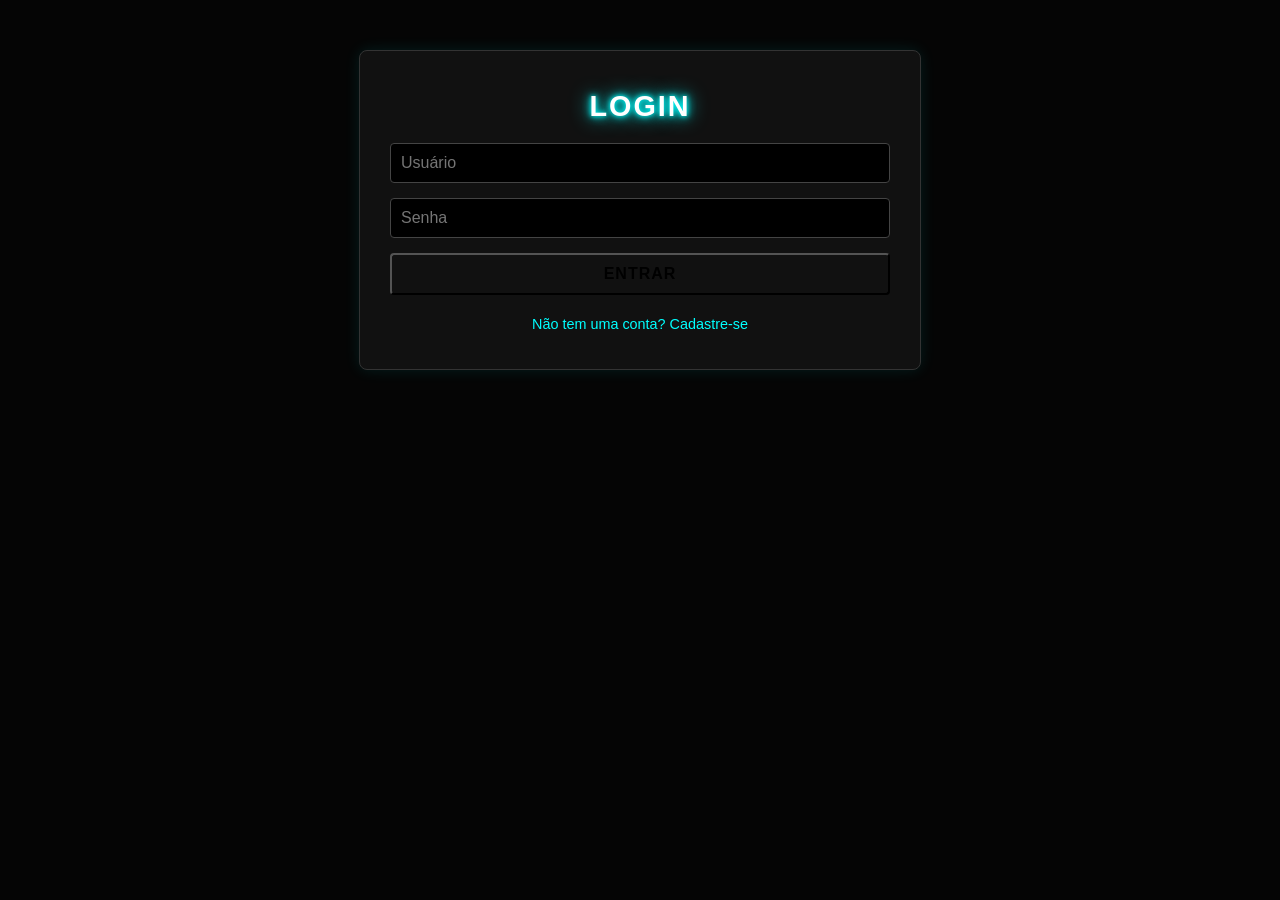
<file: equipes/alfa/frontend/index.html>
<!DOCTYPE html>
<html lang="pt-br">

<head>
    <meta charset="UTF-8">
    <meta name="viewport" content="width=device-width, initial-scale=1.0">
    <title>Lista de Tarefas Segura</title>
    <link rel="stylesheet" href="style.css">
</head>

<body>
    <div class="container" id="auth-container">
        <h1 id="auth-title">Login</h1>

        <form id="auth-form">
            <input type="text" id="username" placeholder="Usuário" required autocomplete="off">
            <input type="password" id="password" placeholder="Senha" required>
            <button type="submit" id="auth-btn">Entrar</button>
        </form>

        <p id="auth-error" class="error-message"></p>
        <p class="toggle-auth">
            <a href="#" id="toggle-auth-link">Não tem uma conta? Cadastre-se</a>
        </p>
    </div>

    <div class="container" id="app-container" style="display: none;">
        <div class="header-actions">
            <h1>Minhas Tarefas</h1>
            <button id="logout-btn" class="btn-delete">Sair</button>
        </div>

        <form id="task-form">
            <input type="text" id="task-input" placeholder="O que precisa ser feito?" required autocomplete="off">
            <button type="submit">Adicionar</button>
        </form>

        <ul id="task-list"></ul>
    </div>

    <script src="app.js"></script>
</body>

</html>
</file>
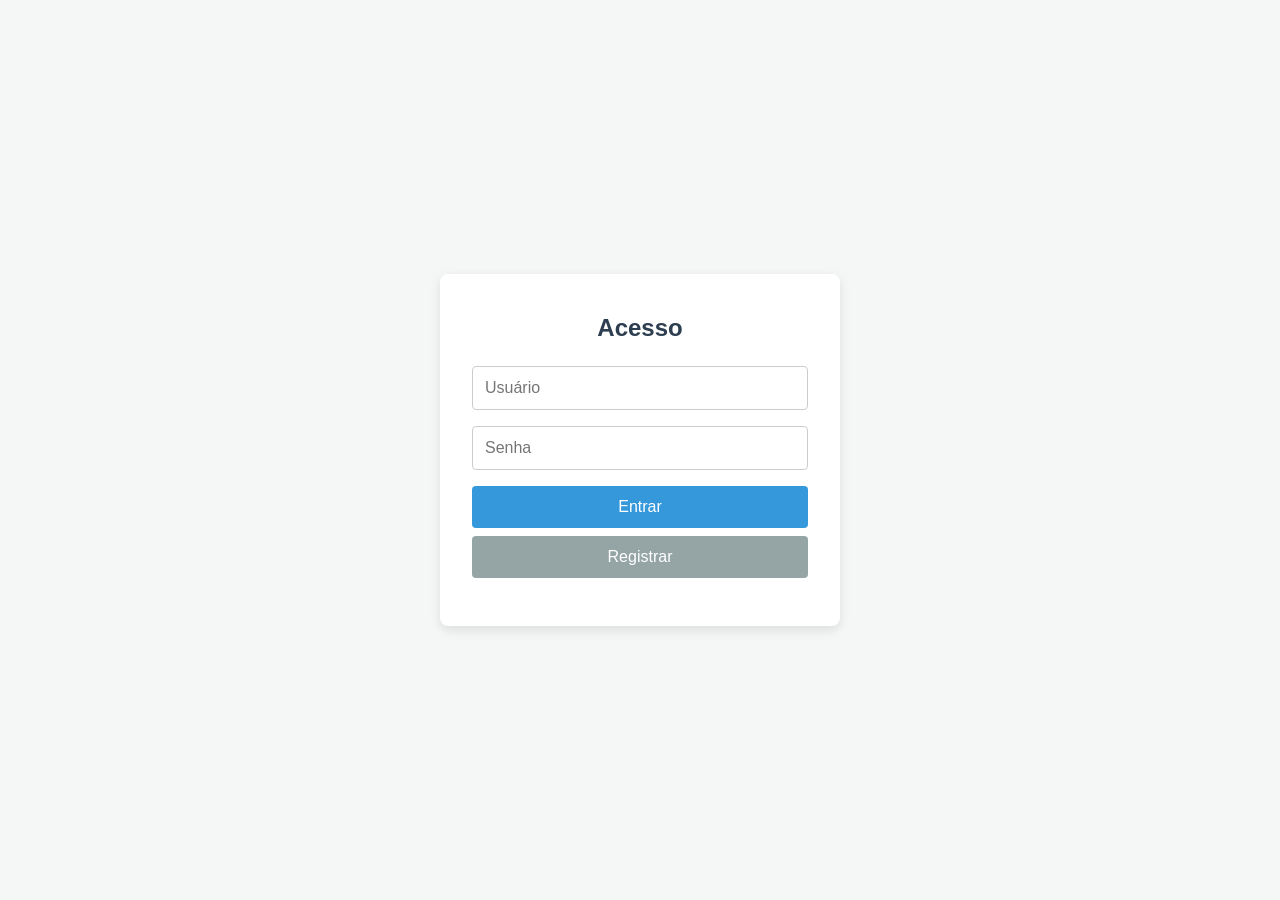
<file: equipes/foxtrot/frontend/index.html>
<!-- --- COMMIT 3: Frontend e Integração --- -->
<!DOCTYPE html>
<html lang="pt-BR">
<head>
    <meta charset="UTF-8">
    <title>To-Do List Seguro</title>
    <link rel="stylesheet" href="style.css">
</head>
<body>
    <div id="auth-section">
        <h2>Acesso</h2>
        <input type="text" id="username" placeholder="Usuário">
        <input type="password" id="password" placeholder="Senha">
        <button onclick="login()">Entrar</button>
        <button onclick="register()">Registrar</button>
    </div>

    <div id="todo-section" style="display: none;">
        <div class="header-tasks">
            <h2>Minhas Tarefas</h2>
            <button onclick="logout()" class="btn-logout">Sair</button>
        </div>
        <input type="text" id="newTask" placeholder="Nova tarefa...">
        <button onclick="addTask()">Adicionar</button>
        <ul id="taskList"></ul>
    </div>

    <script src="app.js"></script>
</body>
</html>
</file>
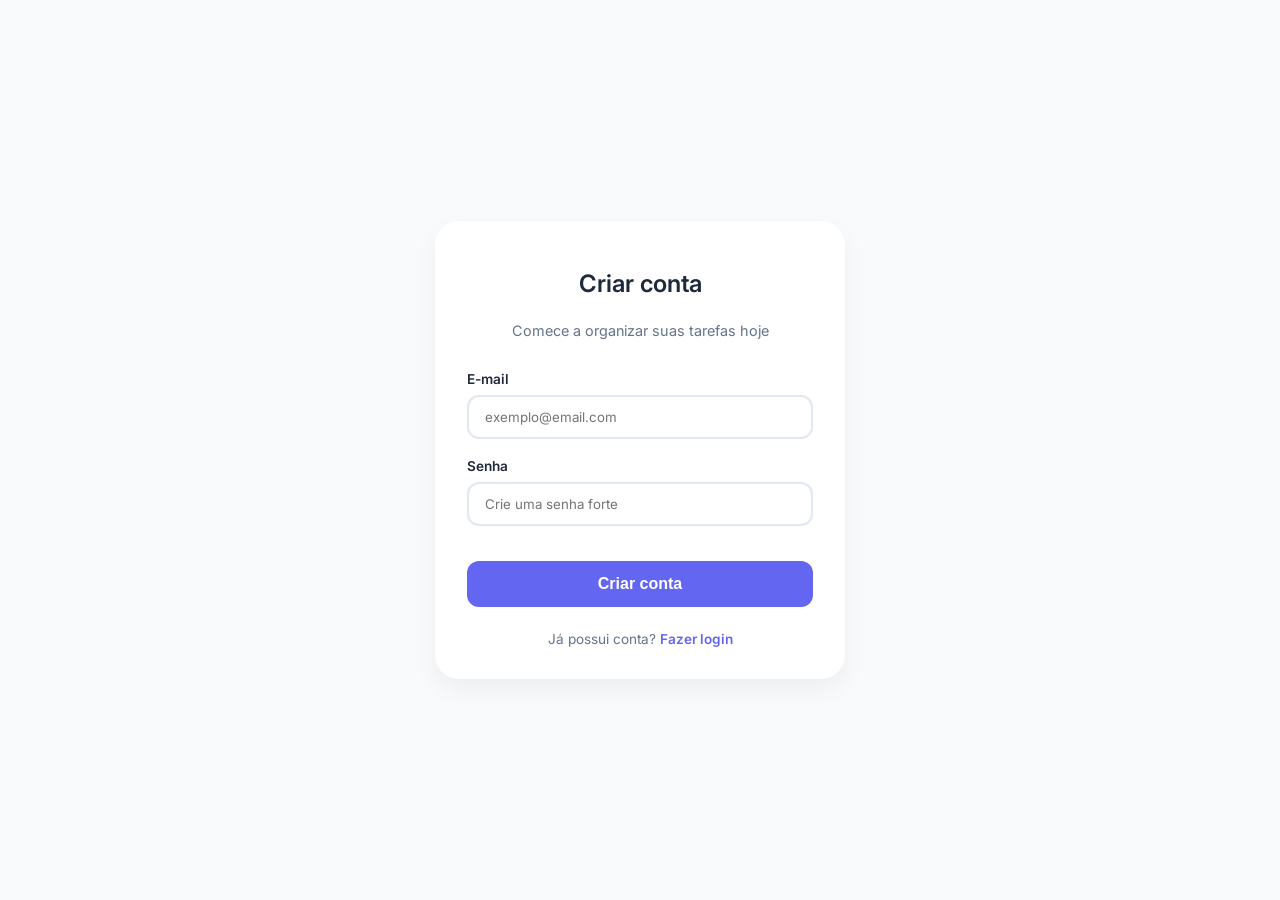
<file: equipes/echo/frontend/cadastro.html>
<!DOCTYPE html>
<html lang="en">
<head>
    <meta charset="UTF-8">
    <meta name="viewport" content="width=device-width, initial-scale=1.0">
    <link rel="stylesheet" href="style.css">
    <title>Document</title>
</head>
<body>
<div class="container">
    <div class="card">
        <h1>Criar conta</h1>
        <p class="subtitle">Comece a organizar suas tarefas hoje</p>
        <form id="form-cadastro">
            <div class="form-group">
                <label>E-mail</label>
                <input type="email" name="email" placeholder="exemplo@email.com" required />
            </div>
            <div class="form-group">
                <label>Senha</label>
                <input type="password" name="password" placeholder="Crie uma senha forte" required />
            </div>
            <button type="submit" class="btn-primary">Criar conta</button>
        </form>
        <div class="footer-link">
            Já possui conta? <a href="./login.html">Fazer login</a>
        </div>
    </div>
</div>
<script src="js/session_manager.js"></script>
<script src="js/api.js"></script>
<script src="js/auth/cadastro.js"></script>
</body>
</html>
</file>
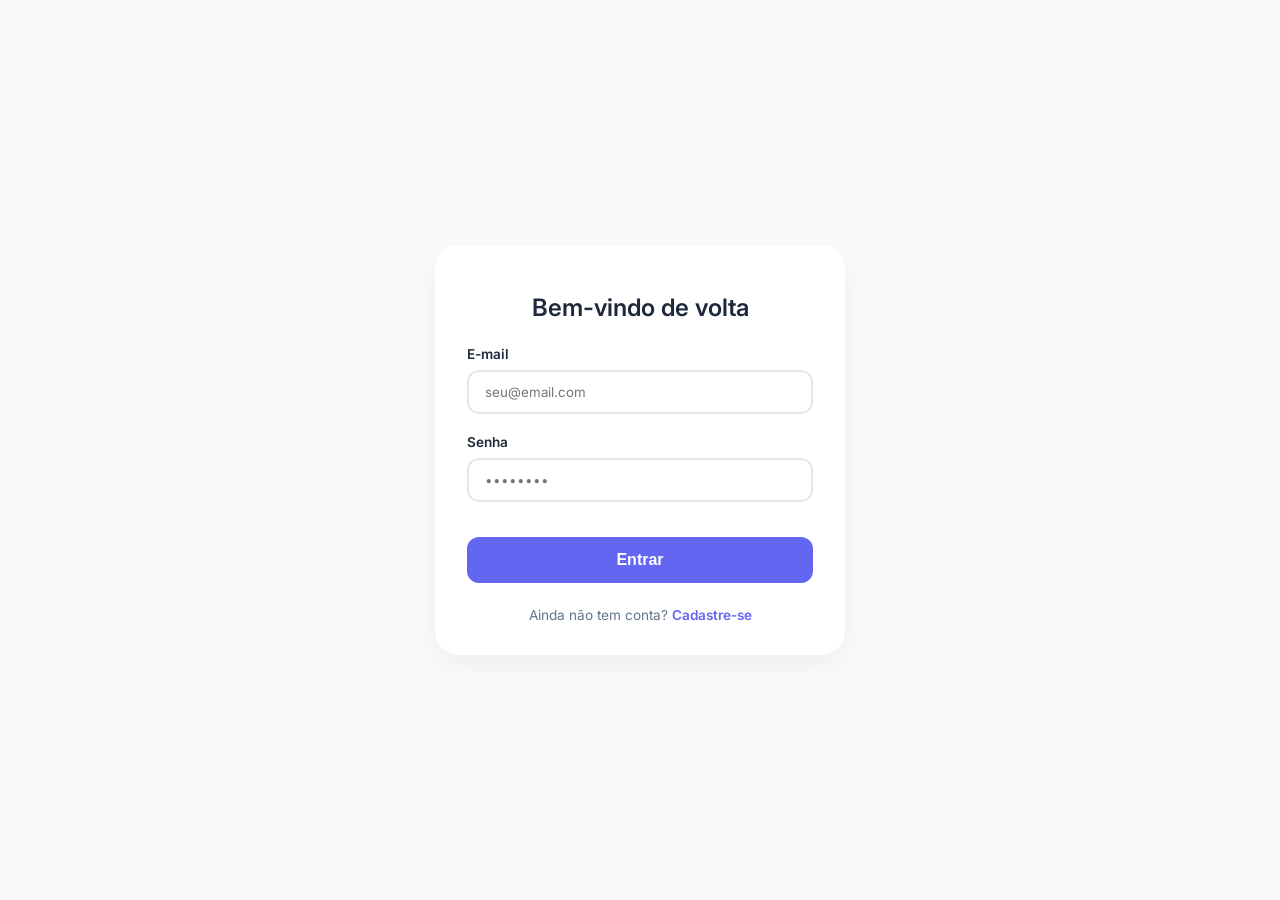
<file: equipes/echo/frontend/login.html>
<!DOCTYPE html>
<html lang="en">
<head>
    <meta charset="UTF-8">
    <meta name="viewport" content="width=device-width, initial-scale=1.0">
    <link rel="stylesheet" href="style.css">
    <title>Login</title>
</head>
<body>
<div class="container">
    <div class="card">
        <h1>Bem-vindo de volta</h1>
        <form id="form-login">
            <div class="form-group">
                <label>E-mail</label>
                <input type="email" name="email" placeholder="seu@email.com" required />
            </div>
            <div class="form-group">
                <label>Senha</label>
                <input type="password" name="password" placeholder="••••••••" required />
            </div>
            <button type="submit" class="btn-primary">Entrar</button>
        </form>
        
        <div class="footer-link">
            Ainda não tem conta? <a href="./cadastro.html">Cadastre-se</a>
        </div>
    </div>
</div>

<script src="js/session_manager.js"></script>
<script src="js/api.js"></script>
<script src="js/auth/login.js"></script>
</body>
</html>
</file>
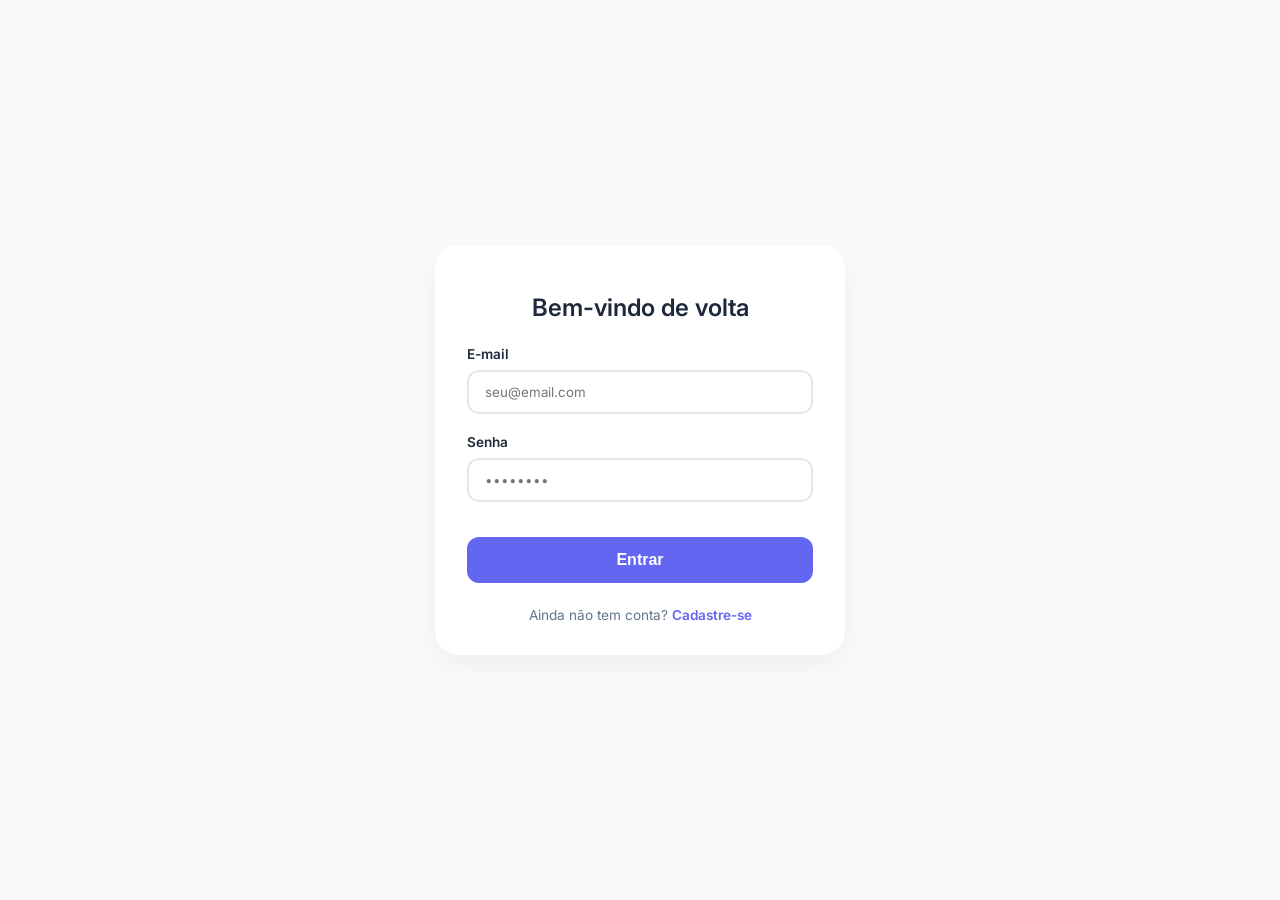
<file: equipes/echo/frontend/tarefas.html>
<!DOCTYPE html>
<html lang="pt-BR">
<head>
    <meta charset="UTF-8" />
    <meta name="viewport" content="width=device-width, initial-scale=1.0" />
    <link rel="stylesheet" href="style.css">
    <title>Tarefas</title>
</head>
<body>
<div class="container">
    <div class="card">
        <h1>Minhas Tarefas</h1>
        <div class="logout-container" style="text-align: right; margin-bottom: 10px;">
            <a href="#" id="logout-btn" style="color: #ff4d4d; text-decoration: none; font-size: 0.85rem; font-weight: bold;">Sair da conta</a>
        </div>
        <div class="input-group">
            <input type="text" id="task-input" placeholder="O que precisa ser feito?" />
            <button id="add-btn" class="btn-add">Adicionar</button>
        </div>
        <div class="list-section">
            <h2>Listagem</h2>
            <ul id="task-list"></ul>
        </div>
    </div>
</div>
<script src="js/session_manager.js"></script>
<script src="js/api.js"></script>
<script src="js/tarefas.js"></script>
<script src="js/auth/logout.js"></script>
</body>
</html>
</file>
<file: equipes/alfa/frontend/style.css>
:root {
    --bg-color: #050505;
    --container-bg: #111111;
    --text-color: #ffffff;
    --neon-primary: #00ffff;
    --neon-success: #39ff14;
    --neon-danger: #ff073a;
    --border-color: #222222;
}

body {
    font-family: 'Segoe UI', Tahoma, Geneva, Verdana, sans-serif;
    background-color: var(--bg-color);
    color: var(--text-color);
    display: flex;
    justify-content: center;
    padding-top: 50px;
    margin: 0;
}

.container {
    background: var(--container-bg);
    width: 100%;
    max-width: 500px;
    padding: 20px 30px;
    border-radius: 8px;
    border: 1px solid #333;
    box-shadow: 0 0 15px rgba(0, 255, 255, 0.1);
}

h1 {
    text-align: center;
    font-size: 1.8rem;
    margin-bottom: 20px;
    color: #fff;
    letter-spacing: 2px;
    text-transform: uppercase;
    text-shadow:
        0 0 5px var(--neon-primary),
        0 0 10px var(--neon-primary),
        0 0 20px var(--neon-primary);
}

#task-form {
    display: flex;
    gap: 10px;
    margin-bottom: 20px;
}

#task-input {
    flex: 1;
    padding: 10px;
    background-color: #000;
    color: var(--text-color);
    border: 1px solid #444;
    border-radius: 4px;
    font-size: 1rem;
    outline: none;
    transition: border-color 0.3s, box-shadow 0.3s;
}

#task-input:focus {
    border-color: var(--neon-primary);
    box-shadow: 0 0 10px rgba(0, 255, 255, 0.4), inset 0 0 5px rgba(0, 255, 255, 0.2);
}

button {
    padding: 10px 15px;
    background: transparent;
    border-radius: 4px;
    cursor: pointer;
    font-size: 1rem;
    font-weight: bold;
    transition: all 0.3s ease;
    text-transform: uppercase;
    letter-spacing: 1px;
}

#task-form button {
    color: var(--neon-primary);
    border: 1px solid var(--neon-primary);
    box-shadow: 0 0 5px var(--neon-primary), inset 0 0 5px var(--neon-primary);
}

#task-form button:hover {
    background-color: var(--neon-primary);
    color: #000;
    box-shadow: 0 0 20px var(--neon-primary), inset 0 0 10px var(--neon-primary);
}

ul {
    list-style: none;
    padding: 0;
    margin: 0;
}

li {
    display: flex;
    justify-content: space-between;
    align-items: center;
    padding: 12px;
    border-bottom: 1px solid var(--border-color);
    transition: background 0.2s;
}

li:last-child {
    border-bottom: none;
}

li span {
    text-shadow: 0 0 2px rgba(255, 255, 255, 0.3);
}

li.completed span {
    text-decoration: line-through;
    color: #444;
    text-shadow: none;
}

.task-actions {
    display: flex;
    gap: 10px;
}

.btn-complete {
    color: var(--neon-success);
    border: 1px solid var(--neon-success);
    box-shadow: 0 0 5px var(--neon-success), inset 0 0 2px var(--neon-success);
    padding: 5px 10px;
}

.btn-complete:hover {
    background-color: var(--neon-success);
    color: #000;
    box-shadow: 0 0 15px var(--neon-success);
}

.btn-delete {
    color: var(--neon-danger);
    border: 1px solid var(--neon-danger);
    box-shadow: 0 0 5px var(--neon-danger), inset 0 0 2px var(--neon-danger);
    padding: 5px 10px;
}

.btn-delete:hover {
    background-color: var(--neon-danger);
    color: #000;
    box-shadow: 0 0 15px var(--neon-danger);
}

#auth-form {
    display: flex;
    flex-direction: column;
    gap: 15px;
}

#auth-form input {
    padding: 10px;
    background-color: #000;
    color: var(--text-color);
    border: 1px solid #444;
    border-radius: 4px;
    font-size: 1rem;
    outline: none;
}

#auth-form input:focus {
    border-color: var(--neon-primary);
    box-shadow: 0 0 10px rgba(0, 255, 255, 0.4);
}

.error-message {
    color: var(--neon-danger);
    text-align: center;
    font-size: 0.9rem;
    margin-top: 10px;
    text-shadow: 0 0 5px rgba(255, 7, 58, 0.5);
}

.toggle-auth {
    text-align: center;
    margin-top: 20px;
}

.toggle-auth a {
    color: var(--neon-primary);
    text-decoration: none;
    font-size: 0.9rem;
    transition: color 0.3s;
}

.toggle-auth a:hover {
    color: #fff;
    text-shadow: 0 0 8px var(--neon-primary);
}

.header-actions {
    display: flex;
    justify-content: space-between;
    align-items: center;
    margin-bottom: 20px;
}

.header-actions h1 {
    margin-bottom: 0;
}
</file>
<file: equipes/foxtrot/frontend/style.css>
/* --- COMMIT 3: Frontend e Integração --- */
* {
    box-sizing: border-box;
    margin: 0;
    padding: 0;
}

body {
    font-family: 'Segoe UI', Tahoma, Geneva, Verdana, sans-serif;
    background-color: #f4f7f6;
    color: #333;
    display: flex;
    justify-content: center;
    align-items: center;
    min-height: 100vh;
}

#auth-section, #todo-section {
    background-color: #ffffff;
    padding: 2.5rem 2rem;
    border-radius: 8px;
    box-shadow: 0 4px 12px rgba(0, 0, 0, 0.1);
    width: 100%;
    max-width: 400px;
    text-align: center;
}

h2 {
    margin-bottom: 1.5rem;
    color: #2c3e50;
}

.header-tasks {
    display: flex;
    justify-content: space-between;
    align-items: center;
    margin-bottom: 2rem;
    border-bottom: 1px solid #eee;
    padding-bottom: 0.5rem;
}

.header-tasks h2 {
    margin-bottom: 0;
}

.btn-logout {
    width: auto !important;
    padding: 6px 12px !important;
    background-color: #95a5a6 !important;
    font-size: 0.85rem !important;
}

.btn-logout:hover {
    background-color: #7f8c8d !important;
}

input[type="text"],
input[type="password"] {
    width: 100%;
    padding: 12px;
    margin-bottom: 1rem;
    border: 1px solid #ccc;
    border-radius: 4px;
    font-size: 1rem;
}

input[type="text"]:focus,
input[type="password"]:focus {
    border-color: #3498db;
    outline: none;
}

button {
    width: 100%;
    padding: 12px;
    background-color: #3498db;
    color: white;
    border: none;
    border-radius: 4px;
    font-size: 1rem;
    cursor: pointer;
    transition: background-color 0.3s ease;
    margin-bottom: 0.5rem;
}

button:hover {
    background-color: #2980b9;
}

button:nth-of-type(2) {
    background-color: #95a5a6;
}

button:nth-of-type(2):hover {
    background-color: #7f8c8d;
}

ul {
    list-style-type: none;
    margin-top: 1.5rem;
    text-align: left;
}

li {
    background: #ecf0f1;
    margin-bottom: 0.5rem;
    padding: 12px;
    border-radius: 4px;
    border-left: 4px solid #3498db;
    display: flex;
    align-items: center;
    gap: 10px;
}

li span {
    flex-grow: 1;
    word-wrap: break-word;
}

li.completed span {
    text-decoration: line-through;
    color: #95a5a6;
}

li button {
    width: auto;
    padding: 5px 10px;
    font-size: 0.8rem;
    margin-bottom: 0;
}

li button:last-of-type {
    background-color: #e74c3c;
}

li button:last-of-type:hover {
    background-color: #c0392b;
}
</file>
<file: equipes/echo/frontend/style.css>
/* =========================================================
   IMPORTAÇÃO DE FONTE
========================================================= */
@import url("https://fonts.googleapis.com/css2?family=Inter:wght@300;400;600&display=swap");

/* =========================================================
   VARIÁVEIS GLOBAIS
========================================================= */
:root {
  --primary: #6366f1;
  --bg: #f8fafc;
  --text: #1e293b;
  --danger: #ef4444;
  --success: #22c55e;
  --text-light: #64748b;
  --border: #e2e8f0;
}

/* =========================================================
   RESET E CONFIGURAÇÕES GERAIS
========================================================= */
* {
  box-sizing: border-box;
}

body {
  background-color: var(--bg);
  font-family: "Inter", sans-serif;
  color: var(--text);
  margin: 0;

  display: flex;
  justify-content: center;
  align-items: center;

  min-height: 100vh;
}

/* =========================================================
   ESTRUTURA BASE
   (Usado em todas as páginas)
========================================================= */
.container {
  width: 100%;
  max-width: 450px;
  padding: 20px;
}

.card {
  background: white;
  padding: 2rem;
  border-radius: 24px;
  box-shadow: 0 10px 25px rgba(0, 0, 0, 0.05);
}

h1 {
  font-weight: 600;
  font-size: 1.5rem;
  margin-bottom: 1.5rem;
  text-align: center;
}

button {
  cursor: pointer;
}

/* =========================================================
   INPUTS GERAIS
   (Usado em Login, Cadastro e Tarefas)
========================================================= */
input {
  width: 100%;
  padding: 12px 16px;

  border: 2px solid var(--border);
  border-radius: 12px;

  outline: none;

  transition: all 0.2s;

  font-family: inherit;
}

input:focus {
  border-color: var(--primary);
  box-shadow: 0 0 0 4px rgba(99, 102, 241, 0.1);
}

/* =========================================================
   BOTÕES GERAIS
========================================================= */

/* Botão principal usado em Login e Cadastro */
.btn-primary {
  width: 100%;

  background: var(--primary);
  color: white;

  border: none;

  padding: 14px;

  border-radius: 12px;

  font-weight: 600;
  font-size: 1rem;

  transition: transform 0.2s, opacity 0.2s;

  margin-top: 1rem;
}

.btn-primary:hover {
  opacity: 0.9;
  transform: translateY(-1px);
}

.btn-primary:active {
  transform: translateY(0);
}

/* =========================================================
   LOGIN.HTML
========================================================= */

/* Texto abaixo do título */
.subtitle {
  text-align: center;
  color: var(--text-light);
  font-size: 0.9rem;
  margin-bottom: 2rem;
}

/* Grupo do formulário */
.form-group {
  margin-bottom: 1.2rem;
}

/* Labels do formulário */
.form-group label {
  display: block;

  font-size: 0.85rem;
  font-weight: 600;

  margin-bottom: 8px;

  color: var(--text);
}

/* Rodapé do card */
.footer-link {
  text-align: center;

  margin-top: 1.5rem;

  font-size: 0.85rem;
  color: var(--text-light);
}

/* Link do rodapé */
.footer-link a {
  color: var(--primary);
  text-decoration: none;
  font-weight: 600;
}

.footer-link a:hover {
  text-decoration: underline;
}

/* =========================================================
   CADASTRO.HTML
   (Reaproveita os mesmos estilos do Login)
========================================================= */

/*
  Cadastro usa:
  - .subtitle
  - .form-group
  - .footer-link
  - .btn-primary
*/

/* =========================================================
   TAREFAS.HTML
========================================================= */

/* Grupo do input + botão adicionar */
.input-group {
  display: flex;
  gap: 10px;

  margin-bottom: 2rem;
}

/* Faz o input ocupar o espaço restante */
.input-group input {
  flex: 1;
}

/* Botão adicionar tarefa */
.btn-add {
  background: var(--primary);
  color: white;

  border: none;

  padding: 12px 20px;

  border-radius: 12px;

  font-weight: 600;
}

/* Título da seção de listagem */
h2 {
  font-size: 0.8rem;
  text-transform: uppercase;
  letter-spacing: 1px;

  color: #94a3b8;

  margin-bottom: 1rem;
}

/* Remove estilo padrão da lista */
ul {
  list-style: none;
  padding: 0;
}

/* Item individual da tarefa */
li {
  display: flex;
  justify-content: space-between;
  align-items: center;

  padding: 12px;

  background: #f1f5f9;

  border-radius: 12px;

  margin-bottom: 10px;
}

/* Tarefa concluída */
li.completed {
  opacity: 0.6;
}

/* Texto riscado ao concluir */
li.completed .task-text {
  text-decoration: line-through;
}

/* Área dos botões de ação */
.actions {
  display: flex;
  gap: 8px;
}

/* Botões de concluir e deletar */
.btn-done,
.btn-delete {
  width: 32px;
  height: 32px;

  border-radius: 8px;
  border: none;

  font-weight: bold;
}

/* Botão concluir */
.btn-done {
  background: #dcfce7;
  color: var(--success);
}

/* Botão deletar */
.btn-delete {
  background: #fee2e2;
  color: var(--danger);
}
</file>
